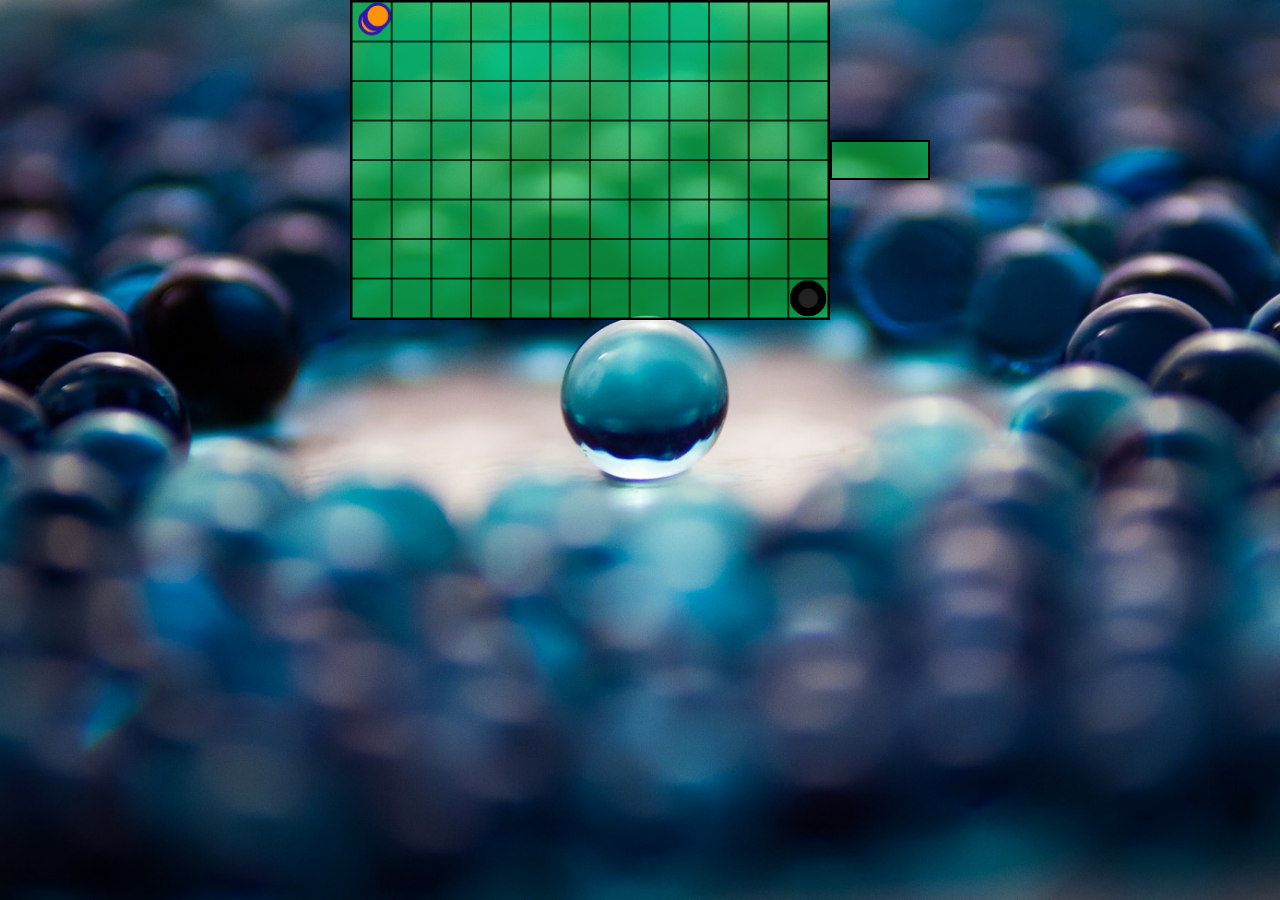
<file: 2 Ball in a hole/index.html>
<!DOCTYPE html>
<html lang="en">
<head>
    <meta charset="UTF-8">
    <meta name="viewport" content="width=device-width, initial-scale=1.0">
    <meta http-equiv="X-UA-Compatible" content="ie=edge">
    
    <title>Ball in a hole</title>
    <link rel="stylesheet" href="style.css">
</head>
<body>
    <div id="content">
        <canvas id="myCanvas" width="480" height="320"></canvas>
        <div class="timerWrapper">
            <div id="timer"></div>
        </div>
    </div>

    <script src="ball.js"></script>
</body>
</html>
</file>
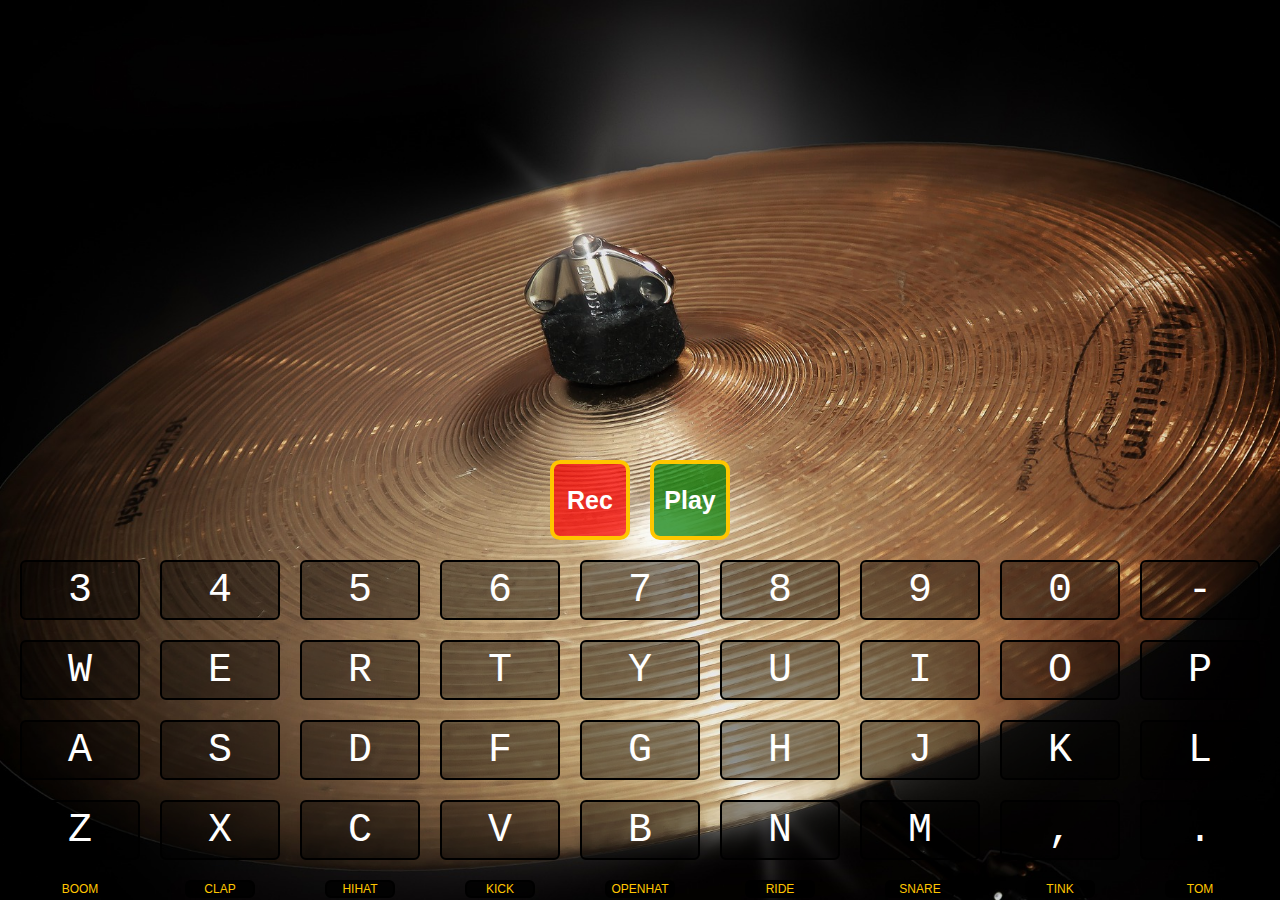
<file: 3 Sound Kit/index.html>
<!DOCTYPE html>
<html lang="en">
<head>
    <meta charset="UTF-8">
    <meta name="viewport" content="width=device-width, initial-scale=1.0">
    <meta http-equiv="X-UA-Compatible" content="ie=edge">

    <title>Drumkit</title>
    <link rel="stylesheet" href="style.css">
    <script src="drumkit.js"></script>
</head>
<body>
    <div class="content">
        <div class="buttons">
            <button id="rec">Rec</button>
            <button id="play">Play</button>
        </div>

        <div class="keys">
            <div class="channel">
                <div class="key" data-key="51">
                    <kbd>3</kbd>
                </div>
                <div class="key" data-key="52">
                    <kbd>4</kbd>
                </div>
                <div class="key" data-key="53">
                    <kbd>5</kbd>
                </div>
                <div class="key" data-key="54">
                    <kbd>6</kbd>
                </div>
                <div class="key" data-key="55">
                    <kbd>7</kbd>
                </div>
                <div class="key" data-key="56">
                    <kbd>8</kbd>
                </div>
                <div class="key" data-key="57">
                    <kbd>9</kbd>
                </div>
                <div class="key" data-key="48">
                    <kbd>0</kbd>
                </div>
                <div class="key" data-key="45">
                    <kbd>-</kbd>
                </div>
            </div>
            <div class="channel">
                <div class="key" data-key="119">
                    <kbd>w</kbd>
                </div>
                <div class="key" data-key="101">
                    <kbd>e</kbd>
                </div>
                <div class="key" data-key="114">
                    <kbd>r</kbd>
                </div>
                <div class="key" data-key="116">
                    <kbd>t</kbd>
                </div>
                <div class="key" data-key="121">
                    <kbd>y</kbd>
                </div>
                <div class="key" data-key="117">
                    <kbd>u</kbd>
                </div>
                <div class="key" data-key="105">
                    <kbd>i</kbd>
                </div>
                <div class="key" data-key="111">
                    <kbd>o</kbd>
                </div>
                <div class="key" data-key="112">
                    <kbd>p</kbd>
                </div>
            </div>
            <div class="channel">
                <div class="key" data-key="97">
                    <kbd>a</kbd>
                </div>
                <div class="key" data-key="115">
                    <kbd>s</kbd>
                </div>
                <div class="key" data-key="100">
                    <kbd>d</kbd>
                </div>
                <div class="key" data-key="102">
                    <kbd>f</kbd>
                </div>
                <div class="key" data-key="103">
                    <kbd>g</kbd>
                </div>
                <div class="key" data-key="104">
                    <kbd>h</kbd>
                </div>
                <div class="key" data-key="106">
                    <kbd>j</kbd>
                </div>
                <div class="key" data-key="107">
                    <kbd>k</kbd>
                </div>
                <div class="key" data-key="108">
                    <kbd>l</kbd>
                </div>
            </div>
            <div class="channel">
                <div class="key" data-key="122">
                    <kbd>z</kbd>
                </div>
                <div class="key" data-key="120">
                    <kbd>x</kbd>
                </div>
                <div class="key" data-key="99">
                    <kbd>c</kbd>
                </div>
                <div class="key" data-key="118">
                    <kbd>v</kbd>
                </div>
                <div class="key" data-key="98">
                    <kbd>b</kbd>
                </div>
                <div class="key" data-key="110">
                    <kbd>n</kbd>
                </div>
                <div class="key" data-key="109">
                    <kbd>m</kbd>
                </div>
                <div class="key" data-key="44">
                    <kbd>,</kbd>
                </div>
                <div class="key" data-key="46">
                    <kbd>.</kbd>
                </div>
            </div>
        </div>

        <div class="sounds">
            <audio src="./sounds/boom.wav" id="boom"></audio>
            <audio src="./sounds/clap.wav" id="clap"></audio>
            <audio src="./sounds/hihat.wav" id="hihat"></audio>
            <audio src="./sounds/kick.wav" id="kick"></audio>
            <audio src="./sounds/openhat.wav" id="openhat"></audio>
            <audio src="./sounds/ride.wav" id="ride"></audio>
            <audio src="./sounds/snare.wav" id="snare"></audio>
            <audio src="./sounds/tink.wav" id="tink"></audio>
            <audio src="./sounds/tom.wav" id="tom"></audio>
        </div>

        <div class="soundNames">
            <div>boom</div>
            <div>clap</div>
            <div>hihat</div>
            <div>kick</div>
            <div>openhat</div>
            <div>ride</div>
            <div>snare</div>
            <div>tink</div>
            <div>tom</div>
        </div>
    </div>
</body>
</html>
</file>
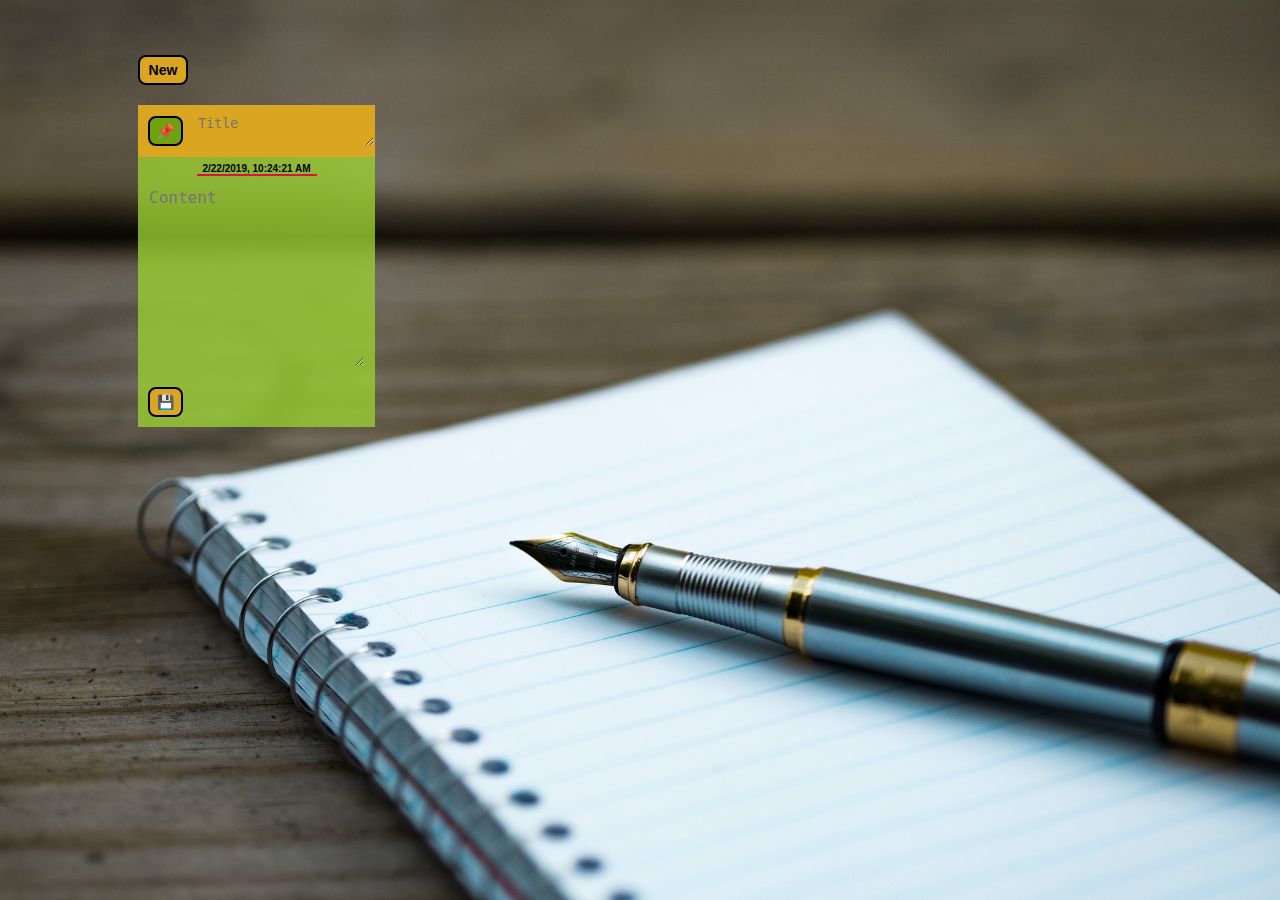
<file: 4 Note Pocket/index.html>
<!DOCTYPE html>
<html lang="en">
<head>
    <meta charset="UTF-8">
    <meta name="viewport" content="width=device-width, initial-scale=1.0">
    <meta http-equiv="X-UA-Compatible" content="ie=edge">

    <title>NotePocket</title>
    <link rel="stylesheet" href="style.css">
</head>
<body>
    <div class="content">
        <div class="newNoteRow">
            <button class="addNote" type=”button”>New</button>
        </div>

        <div class="pinnedNotes">
            <ul id="pinnedNotesList">
                <li id="note0">
                    <div class="note pinned" id="default">
                        <div class="noteBar">            
                            <button class="pinNote" type=”button”>&#128204</button>
                            <textarea class="noteTitle" type="text" name="default" placeholder="Title"></textarea>
                            <!-- <button class="deleteNote" type=”button”>&#128465</button> -->
                        </div>
                        <div class="noteDate">2/22/2019, 10:24:21 AM</div>
                        <textarea class="noteContent" type="text" name="default" placeholder="Content" required></textarea>
                        <button class="saveNote" type=”button”>&#128190</button>
                    </div>
                </li>
            </ul>
        </div>

        <div class="notes">   
            <ul id="notesList"></ul>
        </div> 
    </div>

    <script src="notePocket.js"></script>
</body>
</html>
</file>
<file: 2 Ball in a hole/style.css>
* {
    box-sizing: border-box;
    margin: 0;
    padding: 0;
}

body {
    background: url('images/bg_balls.jpg') no-repeat center center fixed;
    background-size: cover;
    max-height: 100vh;
}

#content {
    max-width: 100vw;
    display: flex;
    align-items: center;
    justify-content: center;
}

canvas {
    height: 320px;
    width: 480px;
    border: 2px solid rgb(0, 0, 0);
    display: inline-block;
    position: relative;
    background-color: rgba(20, 243, 68, 0.5);
}

.timerWrapper {
    height: 40px;
    width: 100px;
    background: rgba(20, 243, 68, 0.5);
    border: 2px solid rgb(0, 0, 0);
}

#timer {
    font-size: 35px;
    text-align: center;
}
</file>
<file: 3 Sound Kit/style.css>
* {
    box-sizing: border-box;
    margin: 0;
    padding: 0;
}

body {
    background: url('images/bg_drums.jpg') no-repeat center center fixed;
    background-size: cover;
    max-height: 100vh;
    font-family: Georgia, sans-serif;
    font-size: 40px;
}

.content {
    width: 100vw;
    margin: 50vh -50vw auto;
    left: 50%;
    right: 50%;
    position: relative;
    display: flex;
    flex-direction: column;
}

.buttons,
.channel,
.key,
.soundNames {
    margin-left: 10px;
    margin-right: 10px;
    display: flex;
    flex: 1;
    align-items: center;
    justify-content: center; 
}

.buttons button {
    height: 80px;
    width: 80px;
    background: rgba(0, 0, 0, 0.4);
    border: 4px solid rgb(255, 198, 0);
    border-radius: 10px;
    font-size: 25px;
    font-weight: bold;
}

.buttons button,
.key {
    margin: 10px;
    color: rgb(255, 255, 255);
}

#rec {
    background: rgba(255, 0, 0, 0.7);
}

#play {
    background: rgba(0, 124, 0, 0.7);
}

.key {
    height: 60px;
    background: rgba(0, 0, 0, 0.4);
    border: 2px solid rgb(0, 0, 0);
    border-radius: 6px;
    transition: all .07s ease;
}

kbd,
.soundNames div {
    text-align: center;
    text-transform: capitalize;
}

.playing {
    border-color: rgb(255, 198, 0);
    font-weight: bold;
    transform: scale(1.2);
}

.soundNames {
    justify-content: space-around;
}

.soundNames div {
    width: 70px;
    margin: 10px;
    background: rgba(0, 0, 0, 0.8);
    border: 2px solid rgb(0, 0, 0);
    border-radius: 6px;
    font-size: 12px;
    text-transform: uppercase;
    color: rgb(255, 198, 0);
}
</file>
<file: 4 Note Pocket/style.css>
* {
    box-sizing: border-box;
    margin: 0;
    padding: 0;
}

body {
    background: url('images/bg_note.jpg') no-repeat center center fixed;
    background-size: cover;
    max-height: 100vh;
    display: flex;
    justify-content: center;
    align-items: center;
    font-family: Georgia, sans-serif;
    font-size: 25px;
}

.content {
    max-height: 60vh;
    width: 80vw;
    margin: 5vh;
    display: flex;
    flex-direction: column;
}

ul,
.note {
    list-style: none;
    display: flex;
    flex-wrap: wrap;
}

.note {
    min-height: 200px;
    min-width: 200px;
    max-width: 300px;
    margin: 10px;
    background: rgba(154, 205, 50, 0.8);
    flex-direction: column;
    font-family: Georgia, sans-serif;
}

.addNote,
.noteBar,
.pinNote,
.deleteNote,
.noteDate,
.saveNote,
.noteContent {
    margin: 10px;
    display: flex;
    align-items: center;
    justify-content: center;
    flex-direction: column;
}

.noteBar,
.noteDate,
.noteContent {
    min-width: 200px;
    max-width: 300px;
}

.noteBar {
    min-height: 40px;
    height: auto;
    margin: 0;
    background: rgb(218, 165, 32);
    flex-direction: row;
    justify-content: space-between;
    font-size: 20px;
    font-weight: bold;
}

.addNote,
.pinNote,
.deleteNote,
.saveNote {
    height: 30px;
    width: 35px;
    background: rgb(113, 161, 15);
    border: 2px solid rgb(0, 0, 0);
    border-radius: 8px;
    color: rgb(255, 255, 255);
    align-items: center;
    font-weight: bold;
    font-size: 14px;
}

.addNote {
    height: 30px;
    width: 50px;
    background: rgb(218, 165, 32);
    color: rgb(0, 0, 0);
}

.deleteNote {
    background: rgb(220, 20, 60);
    font-size: x-large;
}

input,
textarea {
    background: none;
    border: 1px solid transparent;
}

textarea.noteContent,
textarea.noteTitle {
    max-width: max-content;
}

.noteTitle {
    margin: 10px 0;
    max-height: 200px;
    overflow-x: hidden;
}

.noteDate {
    height: 15px;
    margin: 0;
    margin-top: 5px;
    font: bold 10px sans-serif;
}

.noteDate::after {
    content: " ";
    height: 2px;
    width: 120px;
    background-color: rgb(220, 20, 60);
}

.noteContent {
    min-height: 180px;
    align-items: flex-start;
    font-size: 16px;
}

.saveNote {
    background-color: rgb(218, 165, 32);
}
</file>
